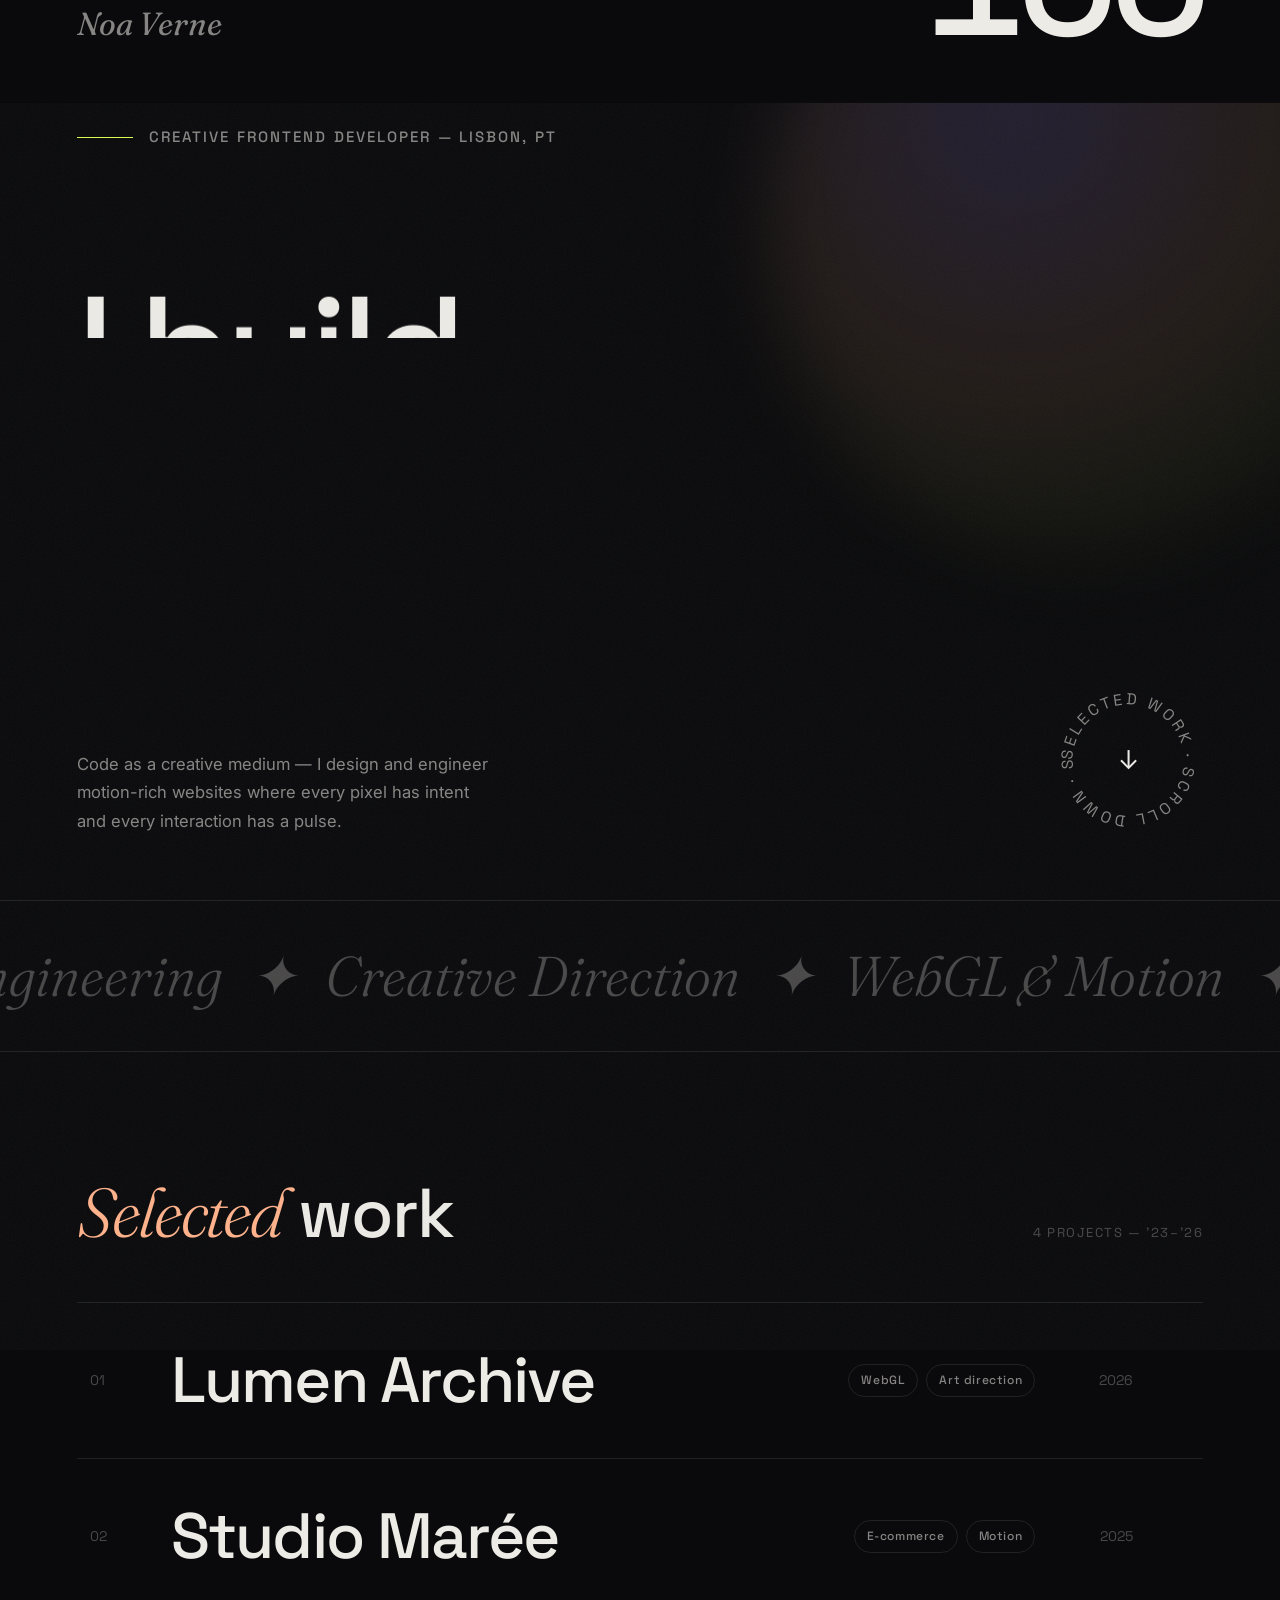
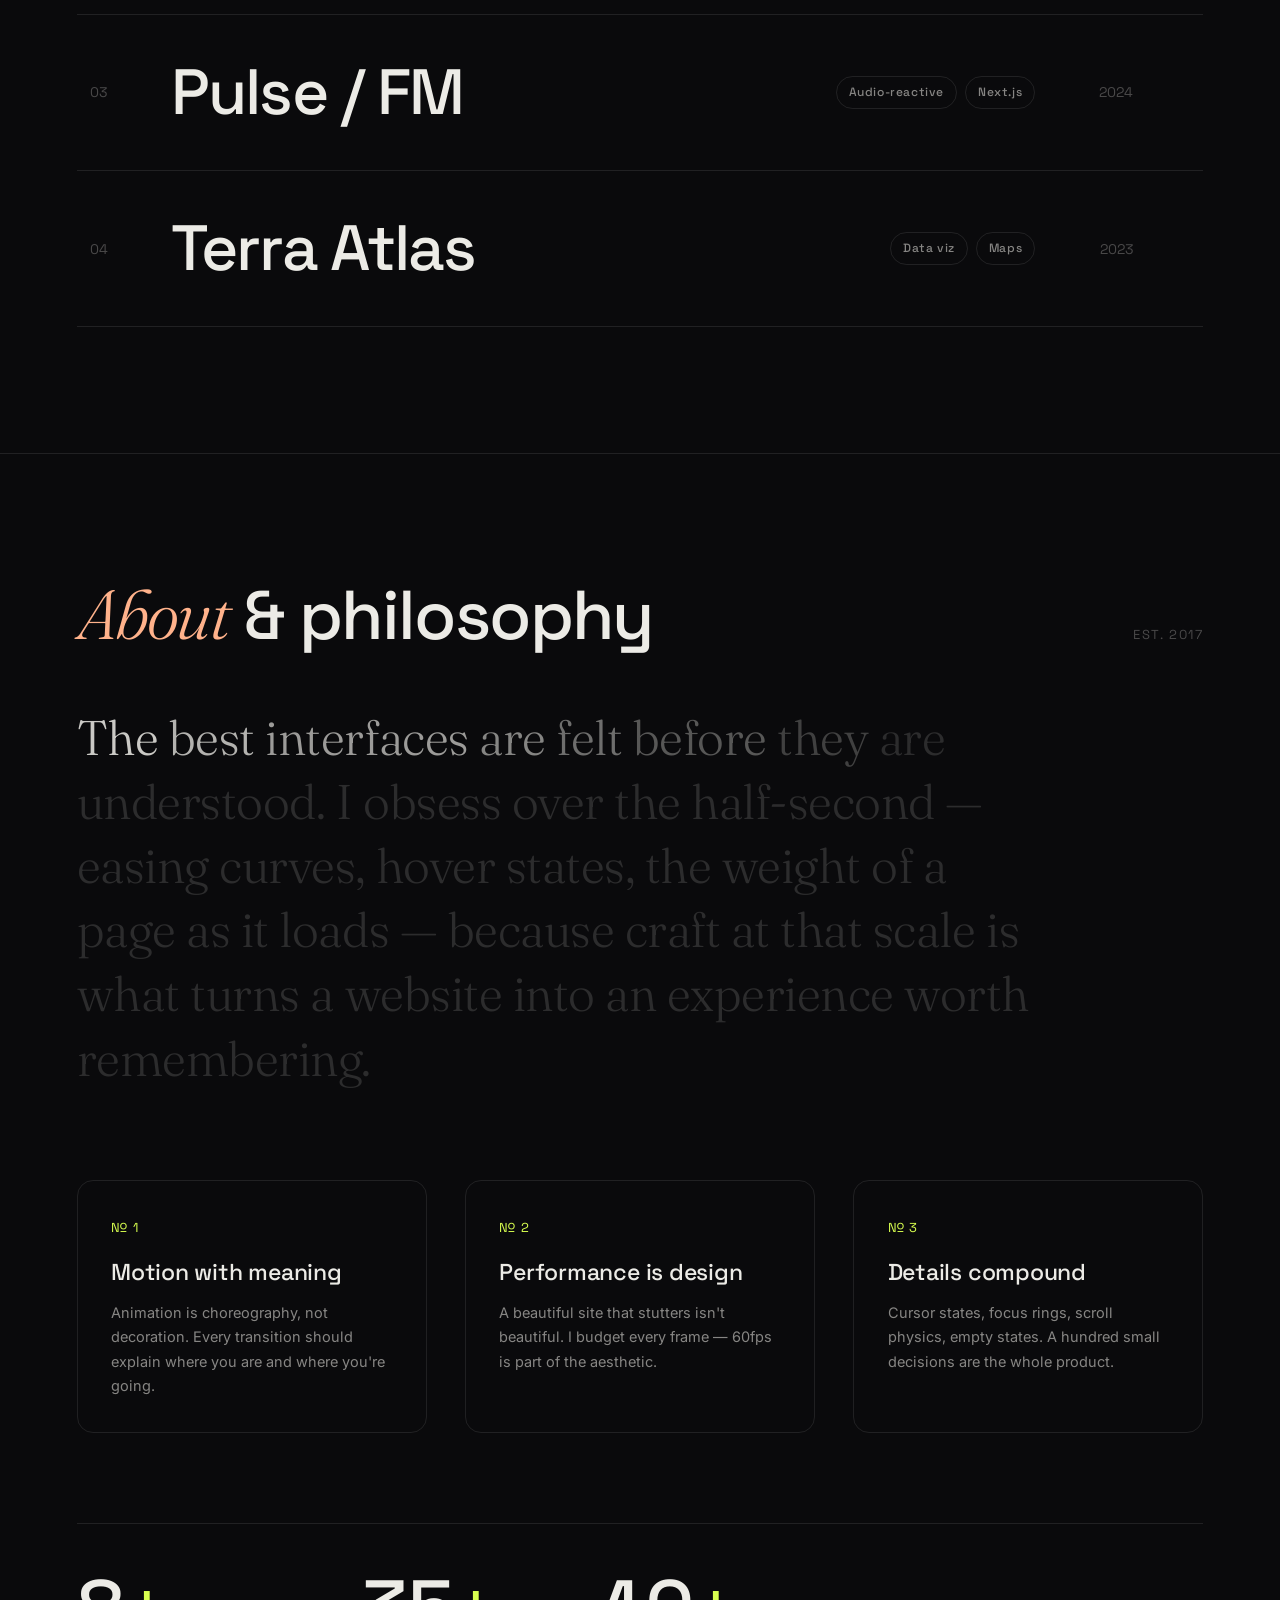
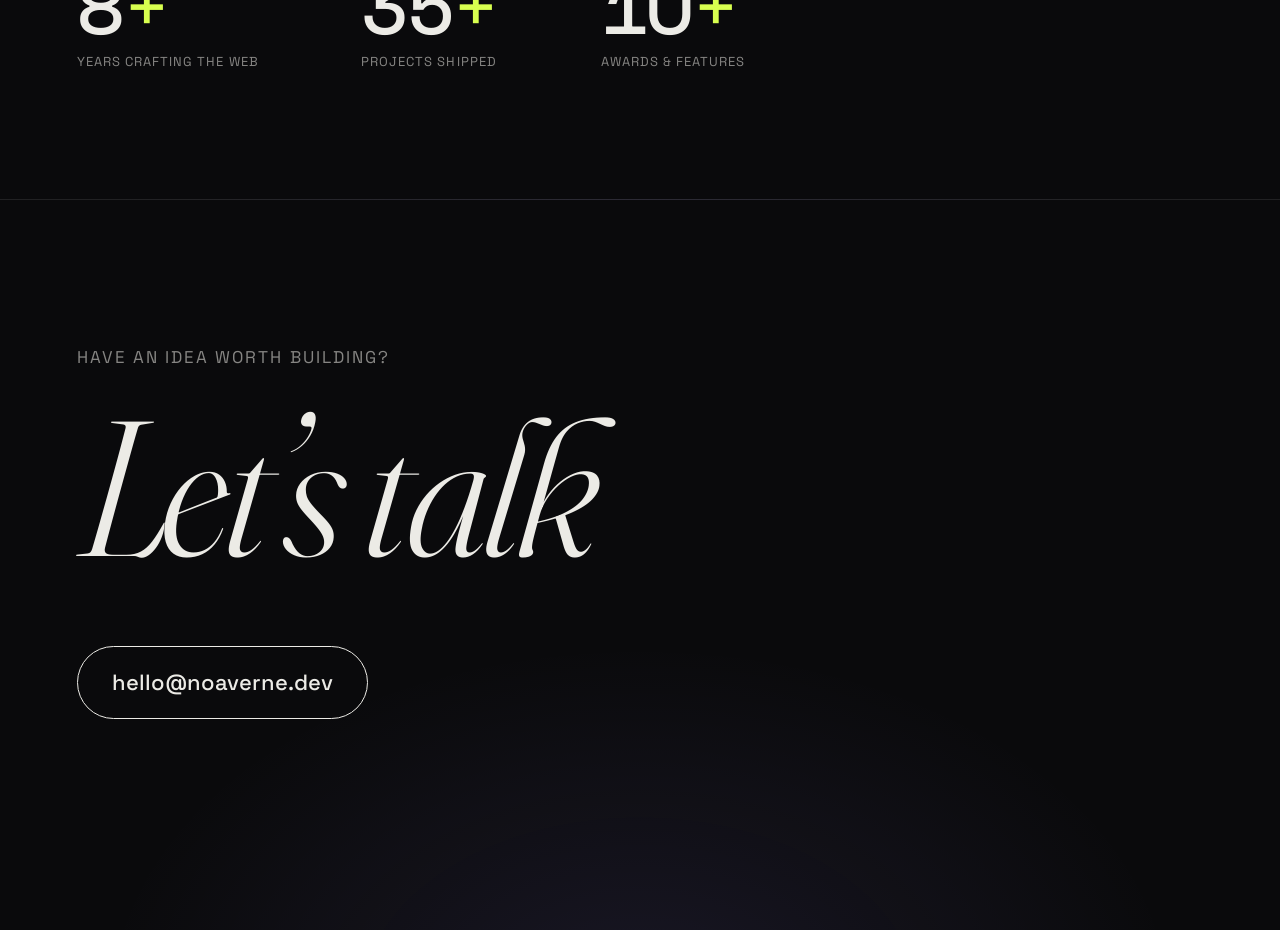
<file: index.html>
<!DOCTYPE html>
<html lang="en">
<head>
  <meta charset="UTF-8">
  <meta name="viewport" content="width=device-width, initial-scale=1.0">
  <title>Noa Verne — Creative Frontend Developer</title>
  <meta name="description" content="Noa Verne is a creative frontend developer crafting expressive, motion-rich interfaces for the web.">
  <meta name="theme-color" content="#0a0a0c">
  <link rel="preconnect" href="https://fonts.googleapis.com">
  <link rel="preconnect" href="https://fonts.gstatic.com" crossorigin>
  <link href="https://fonts.googleapis.com/css2?family=Fraunces:ital,opsz,wght@0,9..144,300;0,9..144,400;0,9..144,500;1,9..144,300;1,9..144,400&family=Inter:wght@400;500;600&family=Space+Grotesk:wght@400;500;600&display=swap" rel="stylesheet">
  <link rel="stylesheet" href="style.css">
</head>
<body>

<!-- ─── Preloader ─────────────────────────────────────────── -->
<div class="preloader" id="preloader" aria-hidden="true">
  <div class="preloader-inner">
    <span class="preloader-name">Noa&nbsp;Verne</span>
    <span class="preloader-count" id="preloaderCount">00</span>
  </div>
</div>

<!-- ─── Custom cursor ─────────────────────────────────────── -->
<div class="cursor" id="cursor" aria-hidden="true">
  <div class="cursor-dot" id="cursorDot"></div>
  <div class="cursor-ring" id="cursorRing"><span class="cursor-label" id="cursorLabel"></span></div>
</div>

<!-- ─── Grain overlay ─────────────────────────────────────── -->
<div class="grain" aria-hidden="true"></div>

<!-- ─── Nav ───────────────────────────────────────────────── -->
<header class="nav" id="nav">
  <a href="#top" class="nav-logo" data-magnetic>
    <span class="nav-logo-mark">✦</span> noa verne
  </a>
  <nav class="nav-links" aria-label="Primary">
    <a href="#work" class="nav-link"><span data-text="Work">Work</span></a>
    <a href="#about" class="nav-link"><span data-text="About">About</span></a>
    <a href="#contact" class="nav-link"><span data-text="Contact">Contact</span></a>
  </nav>
  <a href="#contact" class="nav-status" data-magnetic>
    <span class="status-dot"></span>
    <span class="status-text">Open for projects</span>
  </a>
</header>

<main id="top">

  <!-- ─── Hero ────────────────────────────────────────────── -->
  <section class="hero" id="hero">
    <div class="hero-orb" id="heroOrb" aria-hidden="true"></div>

    <p class="hero-kicker reveal-line">
      <span class="hero-kicker-rule"></span>
      Creative frontend developer — Lisbon, PT
    </p>

    <h1 class="hero-title" aria-label="I build interfaces that feel alive">
      <span class="hero-line"><span class="hero-line-inner">I build</span></span>
      <span class="hero-line"><span class="hero-line-inner"><em>interfaces</em> that</span></span>
      <span class="hero-line"><span class="hero-line-inner">feel <em class="hero-alive">alive</em><span class="hero-dot">.</span></span></span>
    </h1>

    <div class="hero-foot">
      <p class="hero-blurb reveal-line">
        Code as a creative medium — I design and engineer
        motion-rich websites where every pixel has intent
        and every interaction has a pulse.
      </p>
      <a href="#work" class="hero-cta" data-magnetic data-cursor="Scroll">
        <span class="hero-cta-disc" aria-hidden="true">
          <svg class="hero-cta-ring" viewBox="0 0 100 100">
            <defs><path id="circlePath" d="M50,50 m-37,0 a37,37 0 1,1 74,0 a37,37 0 1,1 -74,0"/></defs>
            <text><textPath href="#circlePath">selected work · scroll down · selected work ·&#160;</textPath></text>
          </svg>
          <span class="hero-cta-arrow">↓</span>
        </span>
      </a>
    </div>
  </section>

  <!-- ─── Marquee ─────────────────────────────────────────── -->
  <div class="marquee" aria-hidden="true">
    <div class="marquee-track" id="marqueeA">
      <span>Design Engineering&ensp;✦&ensp;Creative Direction&ensp;✦&ensp;WebGL &amp; Motion&ensp;✦&ensp;Interaction Design&ensp;✦&ensp;</span>
      <span>Design Engineering&ensp;✦&ensp;Creative Direction&ensp;✦&ensp;WebGL &amp; Motion&ensp;✦&ensp;Interaction Design&ensp;✦&ensp;</span>
    </div>
  </div>

  <!-- ─── Work ────────────────────────────────────────────── -->
  <section class="work" id="work">
    <div class="section-head">
      <h2 class="section-title"><em>Selected</em> work</h2>
      <span class="section-index">4 projects — ’23–’26</span>
    </div>

    <ul class="work-list" id="workList">
      <li class="work-row" data-preview="p1">
        <a href="#contact" class="work-row-link" data-cursor="View">
          <span class="work-num">01</span>
          <span class="work-name">Lumen Archive</span>
          <span class="work-meta">
            <span class="work-tag">WebGL</span>
            <span class="work-tag">Art direction</span>
          </span>
          <span class="work-year">2026</span>
          <span class="work-arrow" aria-hidden="true">→</span>
        </a>
      </li>
      <li class="work-row" data-preview="p2">
        <a href="#contact" class="work-row-link" data-cursor="View">
          <span class="work-num">02</span>
          <span class="work-name">Studio Marée</span>
          <span class="work-meta">
            <span class="work-tag">E-commerce</span>
            <span class="work-tag">Motion</span>
          </span>
          <span class="work-year">2025</span>
          <span class="work-arrow" aria-hidden="true">→</span>
        </a>
      </li>
      <li class="work-row" data-preview="p3">
        <a href="#contact" class="work-row-link" data-cursor="View">
          <span class="work-num">03</span>
          <span class="work-name">Pulse / FM</span>
          <span class="work-meta">
            <span class="work-tag">Audio-reactive</span>
            <span class="work-tag">Next.js</span>
          </span>
          <span class="work-year">2024</span>
          <span class="work-arrow" aria-hidden="true">→</span>
        </a>
      </li>
      <li class="work-row" data-preview="p4">
        <a href="#contact" class="work-row-link" data-cursor="View">
          <span class="work-num">04</span>
          <span class="work-name">Terra Atlas</span>
          <span class="work-meta">
            <span class="work-tag">Data viz</span>
            <span class="work-tag">Maps</span>
          </span>
          <span class="work-year">2023</span>
          <span class="work-arrow" aria-hidden="true">→</span>
        </a>
      </li>
    </ul>

    <!-- Floating hover previews (pure-CSS art, follow the cursor) -->
    <div class="work-preview" id="workPreview" aria-hidden="true">
      <div class="preview-card preview-p1"><span class="preview-glyph">◐</span></div>
      <div class="preview-card preview-p2"><span class="preview-glyph">≋</span></div>
      <div class="preview-card preview-p3"><span class="preview-glyph">♪</span></div>
      <div class="preview-card preview-p4"><span class="preview-glyph">◬</span></div>
    </div>
  </section>

  <!-- ─── About / Philosophy ──────────────────────────────── -->
  <section class="about" id="about">
    <div class="section-head">
      <h2 class="section-title"><em>About</em> &amp; philosophy</h2>
      <span class="section-index">est. 2017</span>
    </div>

    <p class="about-manifesto" id="manifesto">
      The best interfaces are felt before they are understood.
      I obsess over the half-second — easing curves, hover states,
      the weight of a page as it loads — because craft at that scale
      is what turns a website into an experience worth remembering.
    </p>

    <div class="principles">
      <article class="principle">
        <span class="principle-num">№ 1</span>
        <h3 class="principle-title">Motion with meaning</h3>
        <p class="principle-body">Animation is choreography, not decoration. Every transition should explain where you are and where you're going.</p>
      </article>
      <article class="principle">
        <span class="principle-num">№ 2</span>
        <h3 class="principle-title">Performance is design</h3>
        <p class="principle-body">A beautiful site that stutters isn't beautiful. I budget every frame — 60fps is part of the aesthetic.</p>
      </article>
      <article class="principle">
        <span class="principle-num">№ 3</span>
        <h3 class="principle-title">Details compound</h3>
        <p class="principle-body">Cursor states, focus rings, scroll physics, empty states. A hundred small decisions are the whole product.</p>
      </article>
    </div>

    <div class="about-stats">
      <div class="stat"><span class="stat-value" data-count="9">0</span><span class="stat-label">years crafting the web</span></div>
      <div class="stat"><span class="stat-value" data-count="42">0</span><span class="stat-label">projects shipped</span></div>
      <div class="stat"><span class="stat-value" data-count="12">0</span><span class="stat-label">awards &amp; features</span></div>
    </div>
  </section>

  <!-- ─── Footer / Contact ────────────────────────────────── -->
  <footer class="footer" id="contact">
    <p class="footer-kicker reveal-line">Have an idea worth building?</p>

    <a href="mailto:hello@noaverne.dev" class="footer-title-link" data-cursor="Say hi">
      <h2 class="footer-title" id="footerTitle" aria-label="Let's talk">Let’s&nbsp;talk</h2>
    </a>

    <div class="footer-actions">
      <a href="mailto:hello@noaverne.dev" class="footer-mail" data-magnetic>
        <span class="footer-mail-fill" aria-hidden="true"></span>
        <span class="footer-mail-text">hello@noaverne.dev</span>
      </a>
    </div>

    <div class="footer-bottom">
      <nav class="footer-socials" aria-label="Social links">
        <a href="#" class="footer-social" data-magnetic><span data-text="GitHub">GitHub</span></a>
        <a href="#" class="footer-social" data-magnetic><span data-text="Dribbble">Dribbble</span></a>
        <a href="#" class="footer-social" data-magnetic><span data-text="Twitter">Twitter</span></a>
        <a href="#" class="footer-social" data-magnetic><span data-text="LinkedIn">LinkedIn</span></a>
      </nav>
      <div class="footer-meta">
        <span class="footer-time">Lisbon&ensp;·&ensp;<span id="clock">00:00</span></span>
        <span class="footer-copy">© 2026 Noa Verne</span>
        <button class="footer-top" id="backTop" data-magnetic data-cursor="Top">↑&ensp;Back to top</button>
      </div>
    </div>
  </footer>

</main>

<script src="gsap.min.js"></script>
<script src="ScrollTrigger.min.js"></script>
<script src="main.js"></script>
</body>
</html>
</file>
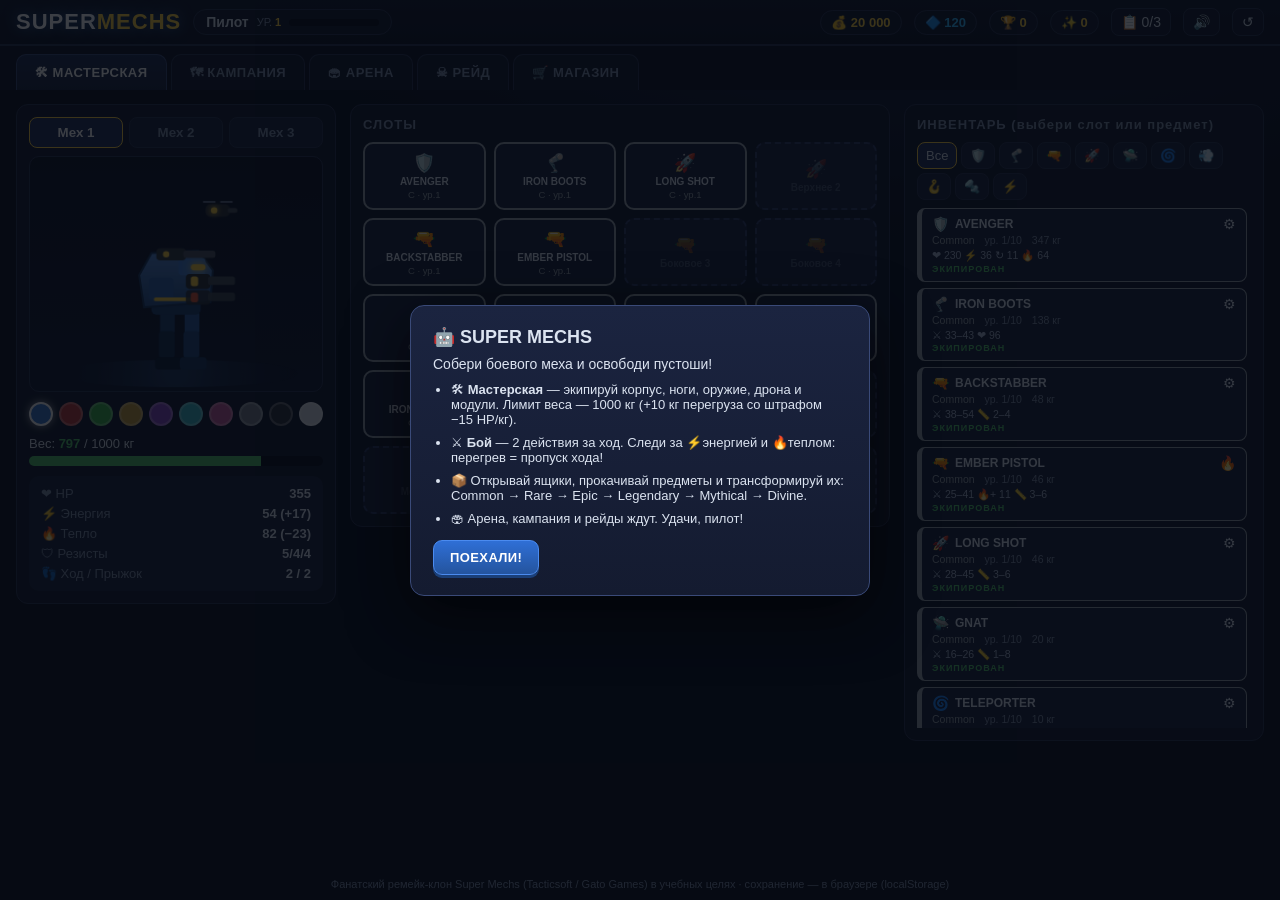
<file: super-mechs/index.html>
<!DOCTYPE html>
<html lang="ru">
<head>
  <meta charset="UTF-8">
  <meta name="viewport" content="width=device-width, initial-scale=1.0">
  <title>SUPER MECHS — сборка и битвы боевых роботов</title>
  <link rel="stylesheet" href="css/style.css">
  <link rel="icon" href="data:image/svg+xml,<svg xmlns='http://www.w3.org/2000/svg' viewBox='0 0 100 100'><text y='.9em' font-size='90'>🤖</text></svg>">
</head>
<body>
  <!-- ======== ШАПКА ======== -->
  <header id="topbar">
    <div class="tb-left">
      <div id="logo">SUPER<span>MECHS</span></div>
      <div class="player-chip">
        <span id="hdr-name" title="Кликни, чтобы сменить имя">Пилот</span>
        <span class="lvl-badge">УР. <b id="hdr-level">1</b></span>
        <div id="hdr-xpbar"><div id="hdr-xpbar-fill"></div></div>
      </div>
    </div>
    <div class="tb-right">
      <span class="currency" title="Золото">💰 <b id="hdr-gold">0</b></span>
      <span class="currency tok" title="Токены">🔷 <b id="hdr-tokens">0</b></span>
      <span class="currency" title="Arena Coins">🏆 <b id="hdr-coins">0</b></span>
      <span class="currency" title="Ascension Relics">✨ <b id="hdr-relics">0</b></span>
      <button id="btn-dailies" class="hdr-btn" title="Ежедневные задания">📋</button>
      <button id="btn-sound" class="hdr-btn" title="Звук">🔊</button>
      <button id="btn-reset" class="hdr-btn" title="Сбросить прогресс">↺</button>
    </div>
  </header>

  <!-- ======== НАВИГАЦИЯ ======== -->
  <nav id="nav">
    <button class="nav-btn active" data-screen="workshop">🛠 МАСТЕРСКАЯ</button>
    <button class="nav-btn" data-screen="campaign">🗺 КАМПАНИЯ</button>
    <button class="nav-btn" data-screen="arena">🏟 АРЕНА</button>
    <button class="nav-btn" data-screen="raid">☠ РЕЙД</button>
    <button class="nav-btn" data-screen="shop">🛒 МАГАЗИН</button>
  </nav>

  <!-- ======== ЭКРАНЫ ======== -->
  <main>
    <section id="screen-workshop" class="screen active"></section>
    <section id="screen-campaign" class="screen"></section>
    <section id="screen-arena" class="screen"></section>
    <section id="screen-raid" class="screen"></section>
    <section id="screen-shop" class="screen"></section>
  </main>

  <!-- ======== БОЙ (оверлей) ======== -->
  <div id="battle-overlay">
    <div id="battle-title">БОЙ</div>
    <canvas id="battle-canvas" width="1000" height="420"></canvas>
    <div id="battle-controls"></div>
    <div id="battle-log"></div>
  </div>

  <footer>
    Фанатский ремейк-клон Super Mechs (Tacticsoft / Gato Games) в учебных целях ·
    сохранение — в браузере (localStorage)
  </footer>

  <script src="js/data.js"></script>
  <script src="js/core.js"></script>
  <script src="js/battle.js"></script>
  <script src="js/render.js"></script>
  <script src="js/ui.js"></script>
  <script src="js/main.js"></script>
</body>
</html>
</file>
<file: style.css>
/* ════════════════════════════════════════════════
   TOKENS
════════════════════════════════════════════════ */
:root {
  --bg:        #0a0a0c;
  --bg-soft:   #101014;
  --ink:       #ecebe6;
  --ink-dim:   rgba(236, 235, 230, 0.55);
  --ink-faint: rgba(236, 235, 230, 0.28);
  --line:      rgba(236, 235, 230, 0.10);
  --accent:    #d8ff4f;
  --accent-dim: rgba(216, 255, 79, 0.14);
  --peach:     #ffb28b;
  --violet:    #9d8bff;

  --serif: 'Fraunces', Georgia, serif;
  --sans:  'Inter', system-ui, sans-serif;
  --grot:  'Space Grotesk', 'Inter', sans-serif;

  --px: clamp(20px, 6vw, 96px);
  --ease-out:  cubic-bezier(0.16, 1, 0.3, 1);
  --ease-soft: cubic-bezier(0.65, 0, 0.35, 1);
}

/* ════════════════════════════════════════════════
   RESET / BASE
════════════════════════════════════════════════ */
*, *::before, *::after { box-sizing: border-box; margin: 0; padding: 0; }

html { scroll-behavior: smooth; }

body {
  background: var(--bg);
  color: var(--ink);
  font-family: var(--sans);
  font-size: 16px;
  line-height: 1.6;
  -webkit-font-smoothing: antialiased;
  overflow-x: hidden;
}

::selection { background: var(--accent); color: #0a0a0c; }

a { color: inherit; text-decoration: none; }
ul { list-style: none; }
button { font: inherit; color: inherit; background: none; border: 0; cursor: pointer; }

:focus-visible { outline: 2px solid var(--accent); outline-offset: 4px; border-radius: 2px; }

/* Hide the native cursor only when the custom one is active */
body.has-cursor, body.has-cursor a, body.has-cursor button { cursor: none; }

em { font-family: var(--serif); font-style: italic; font-weight: 400; }

/* ════════════════════════════════════════════════
   PRELOADER
════════════════════════════════════════════════ */
.preloader {
  position: fixed; inset: 0; z-index: 200;
  background: var(--bg);
  display: flex; align-items: flex-end;
}
.preloader-inner {
  width: 100%;
  display: flex; justify-content: space-between; align-items: baseline;
  padding: 0 var(--px) 6vh;
}
.preloader-name {
  font-family: var(--serif);
  font-style: italic;
  font-size: clamp(20px, 3vw, 32px);
  color: var(--ink-dim);
}
.preloader-count {
  font-family: var(--grot);
  font-size: clamp(64px, 14vw, 160px);
  font-weight: 500;
  line-height: 0.85;
  letter-spacing: -0.04em;
  color: var(--ink);
  font-variant-numeric: tabular-nums;
}

/* ════════════════════════════════════════════════
   CUSTOM CURSOR
════════════════════════════════════════════════ */
.cursor { display: none; }
body.has-cursor .cursor { display: block; }

.cursor-dot,
.cursor-ring {
  position: fixed; top: 0; left: 0; z-index: 150;
  pointer-events: none;
  border-radius: 50%;
  will-change: transform;
}
.cursor-dot {
  width: 6px; height: 6px;
  margin: -3px 0 0 -3px;
  background: var(--accent);
}
.cursor-ring {
  width: 36px; height: 36px;
  margin: -18px 0 0 -18px;
  border: 1px solid rgba(236, 235, 230, 0.35);
  display: flex; align-items: center; justify-content: center;
  transition: width 0.35s var(--ease-out), height 0.35s var(--ease-out),
              margin 0.35s var(--ease-out), background-color 0.35s var(--ease-out),
              border-color 0.35s var(--ease-out);
}
.cursor-label {
  font-family: var(--grot);
  font-size: 12px; font-weight: 500;
  letter-spacing: 0.06em;
  color: #0a0a0c;
  opacity: 0;
  transition: opacity 0.25s var(--ease-out);
}
.cursor-ring.is-active {
  width: 88px; height: 88px;
  margin: -44px 0 0 -44px;
  background: var(--accent);
  border-color: var(--accent);
  mix-blend-mode: normal;
}
.cursor-ring.is-active .cursor-label { opacity: 1; }
.cursor-ring.is-hover:not(.is-active) {
  width: 56px; height: 56px;
  margin: -28px 0 0 -28px;
  border-color: var(--accent);
}

/* ════════════════════════════════════════════════
   GRAIN
════════════════════════════════════════════════ */
.grain {
  position: fixed; inset: -50%; z-index: 120;
  pointer-events: none;
  opacity: 0.05;
  background-image: url("data:image/svg+xml,%3Csvg xmlns='http://www.w3.org/2000/svg' width='240' height='240'%3E%3Cfilter id='n'%3E%3CfeTurbulence type='fractalNoise' baseFrequency='0.9' numOctaves='2'/%3E%3C/filter%3E%3Crect width='240' height='240' filter='url(%23n)'/%3E%3C/svg%3E");
  animation: grain-shift 0.9s steps(4) infinite;
}
@keyframes grain-shift {
  0%   { transform: translate(0, 0); }
  25%  { transform: translate(-2%, 3%); }
  50%  { transform: translate(3%, -2%); }
  75%  { transform: translate(-3%, -3%); }
  100% { transform: translate(2%, 2%); }
}

/* ════════════════════════════════════════════════
   NAV
════════════════════════════════════════════════ */
.nav {
  position: fixed; top: 0; left: 0; right: 0; z-index: 100;
  display: flex; align-items: center; justify-content: space-between;
  padding: 22px var(--px);
  transition: transform 0.5s var(--ease-out), background-color 0.5s;
}
.nav.is-hidden { transform: translateY(-110%); }
.nav.is-scrolled {
  background: linear-gradient(to bottom, rgba(10, 10, 12, 0.85), rgba(10, 10, 12, 0));
  backdrop-filter: blur(2px);
}

.nav-logo {
  font-family: var(--grot);
  font-weight: 600;
  font-size: 17px;
  letter-spacing: -0.01em;
  display: inline-flex; align-items: center; gap: 8px;
}
.nav-logo-mark {
  color: var(--accent);
  display: inline-block;
  transition: transform 0.6s var(--ease-out);
}
.nav-logo:hover .nav-logo-mark { transform: rotate(180deg) scale(1.2); }

.nav-links { display: flex; gap: clamp(18px, 3vw, 40px); }

/* Roll-over link: text slides up, duplicate slides in from below */
.nav-link span,
.footer-social span {
  position: relative;
  display: inline-block;
  overflow: hidden;
  vertical-align: top;
}
.nav-link span::after,
.footer-social span::after {
  content: attr(data-text);
  position: absolute; left: 0; top: 100%;
  color: var(--accent);
}
.nav-link span, .nav-link span::after,
.footer-social span, .footer-social span::after {
  transition: transform 0.45s var(--ease-out);
}
.nav-link:hover span, .nav-link:hover span::after,
.footer-social:hover span, .footer-social:hover span::after {
  transform: translateY(-100%);
}
.nav-link {
  font-family: var(--grot);
  font-size: 14px; font-weight: 500;
  letter-spacing: 0.02em;
  color: var(--ink-dim);
}
.nav-link:hover { color: var(--ink); }

.nav-status {
  display: inline-flex; align-items: center; gap: 9px;
  font-family: var(--grot);
  font-size: 13px; font-weight: 500;
  padding: 9px 16px;
  border: 1px solid var(--line);
  border-radius: 100px;
  transition: border-color 0.4s var(--ease-out), background-color 0.4s var(--ease-out);
}
.nav-status:hover { border-color: var(--accent); background: var(--accent-dim); }
.status-dot {
  width: 7px; height: 7px; border-radius: 50%;
  background: var(--accent);
  animation: pulse 2.2s var(--ease-soft) infinite;
}
@keyframes pulse {
  0%, 100% { box-shadow: 0 0 0 0 rgba(216, 255, 79, 0.5); }
  55%      { box-shadow: 0 0 0 7px rgba(216, 255, 79, 0); }
}

/* ════════════════════════════════════════════════
   HERO
════════════════════════════════════════════════ */
.hero {
  position: relative;
  min-height: 100svh;
  display: flex; flex-direction: column; justify-content: center;
  padding: 120px var(--px) 60px;
  overflow: hidden;
}

.hero-orb {
  position: absolute;
  width: 55vmax; height: 55vmax;
  top: -10vmax; right: -15vmax;
  border-radius: 50%;
  background:
    radial-gradient(circle at 35% 35%,
      rgba(157, 139, 255, 0.16) 0%,
      rgba(255, 178, 139, 0.10) 38%,
      rgba(216, 255, 79, 0.05) 62%,
      transparent 75%);
  filter: blur(40px);
  pointer-events: none;
  will-change: transform;
}

.hero-kicker {
  display: flex; align-items: center; gap: 16px;
  font-family: var(--grot);
  font-size: clamp(13px, 1.2vw, 15px);
  font-weight: 500;
  letter-spacing: 0.14em;
  text-transform: uppercase;
  color: var(--ink-dim);
  margin-bottom: clamp(24px, 4vh, 48px);
}
.hero-kicker-rule {
  width: 56px; height: 1px;
  background: var(--accent);
  transform-origin: left;
}

.hero-title {
  font-family: var(--grot);
  font-weight: 500;
  font-size: clamp(52px, 11.5vw, 176px);
  line-height: 0.98;
  letter-spacing: -0.045em;
  text-transform: none;
}
.hero-title em {
  font-weight: 300;
  letter-spacing: -0.02em;
  color: var(--peach);
}
.hero-alive {
  color: var(--accent);
  position: relative;
}
.hero-dot { color: var(--accent); }

/* Split-line mask for the intro reveal */
.hero-line { display: block; overflow: hidden; padding-bottom: 0.06em; margin-bottom: -0.06em; }
.hero-line-inner { display: inline-block; will-change: transform; }

.hero-foot {
  display: flex; align-items: flex-end; justify-content: space-between;
  gap: 40px;
  margin-top: clamp(40px, 7vh, 80px);
}
.hero-blurb {
  max-width: 420px;
  font-size: clamp(15px, 1.3vw, 18px);
  line-height: 1.7;
  color: var(--ink-dim);
}

.hero-cta { flex-shrink: 0; }
.hero-cta-disc {
  position: relative;
  width: clamp(110px, 12vw, 150px);
  height: clamp(110px, 12vw, 150px);
  display: flex; align-items: center; justify-content: center;
  border-radius: 50%;
}
.hero-cta-ring {
  position: absolute; inset: 0;
  animation: spin 14s linear infinite;
  fill: var(--ink-dim);
}
.hero-cta:hover .hero-cta-ring { animation-duration: 5s; fill: var(--accent); }
.hero-cta-ring text {
  font-family: var(--grot);
  font-size: 10.5px;
  letter-spacing: 0.18em;
  text-transform: uppercase;
  fill: inherit;
}
@keyframes spin { to { transform: rotate(360deg); } }
.hero-cta-arrow {
  font-size: 26px;
  transition: transform 0.45s var(--ease-out), color 0.45s;
}
.hero-cta:hover .hero-cta-arrow { transform: translateY(6px); color: var(--accent); }

/* ════════════════════════════════════════════════
   MARQUEE
════════════════════════════════════════════════ */
.marquee {
  overflow: hidden;
  border-top: 1px solid var(--line);
  border-bottom: 1px solid var(--line);
  padding: clamp(18px, 2.6vw, 30px) 0;
}
.marquee-track {
  display: flex;
  width: max-content;
  white-space: nowrap;
  will-change: transform;
}
.marquee-track span {
  font-family: var(--serif);
  font-style: italic;
  font-weight: 300;
  font-size: clamp(26px, 4.4vw, 56px);
  color: var(--ink-faint);
  padding-right: 0.4em;
}

/* ════════════════════════════════════════════════
   SECTIONS — shared
════════════════════════════════════════════════ */
.section-head {
  display: flex; align-items: baseline; justify-content: space-between;
  gap: 24px;
  margin-bottom: clamp(36px, 6vh, 72px);
}
.section-title {
  font-family: var(--grot);
  font-weight: 500;
  font-size: clamp(34px, 5.4vw, 72px);
  letter-spacing: -0.03em;
  line-height: 1;
}
.section-title em { color: var(--peach); font-weight: 300; }
.section-index {
  font-family: var(--grot);
  font-size: 13px;
  letter-spacing: 0.12em;
  text-transform: uppercase;
  color: var(--ink-faint);
  white-space: nowrap;
}

/* ════════════════════════════════════════════════
   WORK
════════════════════════════════════════════════ */
.work {
  position: relative;
  padding: clamp(90px, 14vh, 170px) var(--px);
}

.work-list { border-top: 1px solid var(--line); }

.work-row { border-bottom: 1px solid var(--line); }

.work-row-link {
  position: relative;
  display: grid;
  grid-template-columns: 3.5em 1fr auto 4.5em 2em;
  align-items: center;
  gap: clamp(12px, 2vw, 32px);
  padding: clamp(24px, 4vw, 44px) clamp(4px, 1vw, 16px);
  transition: padding 0.5s var(--ease-out);
  isolation: isolate;
}
/* Sliding highlight behind the row */
.work-row-link::before {
  content: "";
  position: absolute; inset: 0; z-index: -1;
  background: var(--bg-soft);
  transform: scaleY(0);
  transform-origin: bottom;
  transition: transform 0.5s var(--ease-out);
}
.work-row-link:hover::before { transform: scaleY(1); transform-origin: top; }
.work-row-link:hover { padding-left: clamp(14px, 2vw, 32px); }

.work-num {
  font-family: var(--grot);
  font-size: 14px;
  color: var(--ink-faint);
  transition: color 0.4s;
}
.work-row-link:hover .work-num { color: var(--accent); }

.work-name {
  font-family: var(--grot);
  font-weight: 500;
  font-size: clamp(28px, 5vw, 64px);
  letter-spacing: -0.03em;
  line-height: 1.05;
  transition: transform 0.5s var(--ease-out), color 0.4s;
}
.work-row-link:hover .work-name {
  transform: translateX(10px) skewX(-4deg);
  color: var(--ink);
}

.work-meta { display: flex; gap: 8px; flex-wrap: wrap; justify-content: flex-end; }
.work-tag {
  font-family: var(--grot);
  font-size: 12px; font-weight: 500;
  letter-spacing: 0.05em;
  padding: 6px 12px;
  border: 1px solid var(--line);
  border-radius: 100px;
  color: var(--ink-dim);
  transition: border-color 0.4s, color 0.4s, background-color 0.4s;
}
.work-row-link:hover .work-tag {
  border-color: rgba(216, 255, 79, 0.35);
  color: var(--ink);
}

.work-year {
  font-family: var(--grot);
  font-size: 14px;
  color: var(--ink-faint);
  text-align: right;
}

.work-arrow {
  font-size: 22px;
  color: var(--ink-faint);
  transform: translateX(-8px) rotate(45deg);
  opacity: 0;
  transition: transform 0.45s var(--ease-out), opacity 0.45s, color 0.45s;
}
.work-row-link:hover .work-arrow {
  transform: translateX(0) rotate(0deg);
  opacity: 1;
  color: var(--accent);
}

/* Floating preview card that trails the cursor */
.work-preview {
  position: fixed; top: 0; left: 0; z-index: 90;
  width: min(340px, 26vw);
  aspect-ratio: 4 / 3;
  pointer-events: none;
  opacity: 0;
  will-change: transform;
}
.preview-card {
  position: absolute; inset: 0;
  border-radius: 14px;
  display: flex; align-items: center; justify-content: center;
  opacity: 0;
  transform: scale(0.92) rotate(2deg);
  transition: opacity 0.35s var(--ease-out), transform 0.45s var(--ease-out);
  box-shadow: 0 30px 80px rgba(0, 0, 0, 0.55);
  overflow: hidden;
}
.preview-card.is-on { opacity: 1; transform: scale(1) rotate(0deg); }
.preview-card::after {
  content: "";
  position: absolute; inset: 0;
  background: linear-gradient(120deg, transparent 30%, rgba(255, 255, 255, 0.14) 48%, transparent 62%);
  transform: translateX(-100%);
}
.preview-card.is-on::after { animation: sheen 1.4s var(--ease-out) 0.15s; }
@keyframes sheen { to { transform: translateX(100%); } }

.preview-glyph {
  font-size: 72px;
  color: rgba(10, 10, 12, 0.75);
  animation: floaty 3.5s ease-in-out infinite;
}
@keyframes floaty {
  0%, 100% { transform: translateY(-6px) rotate(-3deg); }
  50%      { transform: translateY(6px) rotate(3deg); }
}
.preview-p1 { background: linear-gradient(135deg, #9d8bff, #3c2f80); }
.preview-p2 { background: linear-gradient(135deg, #ffb28b, #99422a); }
.preview-p3 { background: linear-gradient(135deg, #d8ff4f, #4c6b12); }
.preview-p4 { background: linear-gradient(135deg, #7fd4c1, #1e5c50); }

/* ════════════════════════════════════════════════
   ABOUT
════════════════════════════════════════════════ */
.about {
  padding: clamp(90px, 14vh, 170px) var(--px);
  border-top: 1px solid var(--line);
}

.about-manifesto {
  font-family: var(--serif);
  font-weight: 300;
  font-size: clamp(26px, 3.8vw, 52px);
  line-height: 1.32;
  letter-spacing: -0.01em;
  max-width: 20em;
  margin-bottom: clamp(60px, 10vh, 120px);
}
.about-manifesto .w {
  display: inline-block;
  opacity: 0.15;
  will-change: opacity;
}

.principles {
  display: grid;
  grid-template-columns: repeat(3, 1fr);
  gap: clamp(24px, 3vw, 48px);
  margin-bottom: clamp(60px, 10vh, 120px);
}
.principle {
  padding: clamp(24px, 2.6vw, 36px);
  border: 1px solid var(--line);
  border-radius: 16px;
  transition: transform 0.5s var(--ease-out), border-color 0.5s, background-color 0.5s;
}
.principle:hover {
  transform: translateY(-8px);
  border-color: rgba(216, 255, 79, 0.3);
  background: var(--bg-soft);
}
.principle-num {
  font-family: var(--grot);
  font-size: 13px;
  letter-spacing: 0.1em;
  color: var(--accent);
}
.principle-title {
  font-family: var(--grot);
  font-weight: 500;
  font-size: clamp(19px, 1.8vw, 24px);
  letter-spacing: -0.01em;
  margin: 14px 0 10px;
}
.principle-body {
  font-size: 14.5px;
  line-height: 1.7;
  color: var(--ink-dim);
}

.about-stats {
  display: flex;
  gap: clamp(32px, 8vw, 120px);
  flex-wrap: wrap;
  border-top: 1px solid var(--line);
  padding-top: clamp(32px, 5vh, 56px);
}
.stat { display: flex; flex-direction: column; gap: 6px; }
.stat-value {
  font-family: var(--grot);
  font-weight: 500;
  font-size: clamp(44px, 6vw, 80px);
  line-height: 1;
  letter-spacing: -0.03em;
  font-variant-numeric: tabular-nums;
}
.stat-value::after { content: "+"; color: var(--accent); font-weight: 400; }
.stat-label {
  font-family: var(--grot);
  font-size: 13px;
  letter-spacing: 0.08em;
  text-transform: uppercase;
  color: var(--ink-dim);
}

/* ════════════════════════════════════════════════
   FOOTER
════════════════════════════════════════════════ */
.footer {
  position: relative;
  padding: clamp(100px, 16vh, 190px) var(--px) 44px;
  border-top: 1px solid var(--line);
  background:
    radial-gradient(60% 70% at 50% 110%, rgba(157, 139, 255, 0.10), transparent 70%),
    var(--bg);
  overflow: hidden;
}

.footer-kicker {
  font-family: var(--grot);
  font-size: clamp(14px, 1.4vw, 17px);
  letter-spacing: 0.12em;
  text-transform: uppercase;
  color: var(--ink-dim);
  margin-bottom: 20px;
}

.footer-title-link { display: inline-block; }
.footer-title {
  font-family: var(--serif);
  font-weight: 300;
  font-style: italic;
  font-size: clamp(64px, 15vw, 220px);
  line-height: 1;
  letter-spacing: -0.03em;
  margin-bottom: clamp(40px, 7vh, 72px);
}
/* JS splits the title into letters; each springs up on hover */
.footer-title .ltr {
  display: inline-block;
  transition: transform 0.5s var(--ease-out), color 0.5s;
  will-change: transform;
}
.footer-title .ltr:hover {
  transform: translateY(-0.12em) rotate(-4deg);
  color: var(--accent);
}

.footer-actions { margin-bottom: clamp(70px, 12vh, 130px); }
.footer-mail {
  position: relative;
  display: inline-block;
  overflow: hidden;
  font-family: var(--grot);
  font-weight: 500;
  font-size: clamp(16px, 1.8vw, 22px);
  padding: 18px 34px;
  border: 1px solid var(--ink);
  border-radius: 100px;
  isolation: isolate;
}
.footer-mail-fill {
  position: absolute; inset: -1px; z-index: -1;
  background: var(--accent);
  border-radius: inherit;
  transform: translateY(101%);
  transition: transform 0.5s var(--ease-out);
}
.footer-mail:hover .footer-mail-fill { transform: translateY(0); }
.footer-mail-text { transition: color 0.4s var(--ease-out); }
.footer-mail:hover .footer-mail-text { color: #0a0a0c; }

.footer-bottom {
  display: flex; align-items: center; justify-content: space-between;
  gap: 24px; flex-wrap: wrap;
  border-top: 1px solid var(--line);
  padding-top: 28px;
}
.footer-socials { display: flex; gap: clamp(16px, 2.5vw, 32px); }
.footer-social {
  font-family: var(--grot);
  font-size: 14px; font-weight: 500;
  color: var(--ink-dim);
}
.footer-social:hover { color: var(--ink); }

.footer-meta {
  display: flex; align-items: center; gap: clamp(16px, 3vw, 40px);
  font-family: var(--grot);
  font-size: 13px;
  color: var(--ink-faint);
}
.footer-time #clock { color: var(--ink-dim); font-variant-numeric: tabular-nums; }
.footer-top { letter-spacing: 0.04em; transition: color 0.35s; }
.footer-top:hover { color: var(--accent); }

/* ════════════════════════════════════════════════
   SCROLL-REVEAL PRIMITIVES (JS adds .is-in)
════════════════════════════════════════════════ */
.reveal-line,
.section-head,
.work-row,
.principle,
.about-stats,
.footer-actions,
.footer-bottom {
  opacity: 0;
  transform: translateY(36px);
  transition: opacity 0.9s var(--ease-out), transform 0.9s var(--ease-out);
}
.is-in { opacity: 1; transform: translateY(0); }

/* Stagger rows/cards inside their groups */
.work-row:nth-child(2)  { transition-delay: 0.06s; }
.work-row:nth-child(3)  { transition-delay: 0.12s; }
.work-row:nth-child(4)  { transition-delay: 0.18s; }
.principle:nth-child(2) { transition-delay: 0.08s; }
.principle:nth-child(3) { transition-delay: 0.16s; }

/* ════════════════════════════════════════════════
   RESPONSIVE
════════════════════════════════════════════════ */
@media (max-width: 900px) {
  .work-row-link { grid-template-columns: 2.5em 1fr 2em; }
  .work-meta, .work-year { display: none; }
  .principles { grid-template-columns: 1fr; }
  .hero-foot { flex-direction: column; align-items: flex-start; }
  .work-preview { display: none; }
}

@media (max-width: 640px) {
  .nav-links { display: none; }
  .footer-bottom { flex-direction: column; align-items: flex-start; }
}

/* Touch devices: native cursor, no floating previews */
@media (hover: none) {
  .work-preview { display: none; }
}

/* ════════════════════════════════════════════════
   REDUCED MOTION
════════════════════════════════════════════════ */
@media (prefers-reduced-motion: reduce) {
  *, *::before, *::after {
    animation-duration: 0.01ms !important;
    animation-iteration-count: 1 !important;
    transition-duration: 0.01ms !important;
  }
  html { scroll-behavior: auto; }
  .grain { display: none; }
  .reveal-line, .section-head, .work-row, .principle,
  .about-stats, .footer-actions, .footer-bottom {
    opacity: 1; transform: none;
  }
  .about-manifesto .w { opacity: 1; }
}
</file>
<file: super-mechs/css/style.css>
/* ============================================================
   SUPER MECHS — стили
   ============================================================ */
* { margin: 0; padding: 0; box-sizing: border-box; }

:root {
  --bg: #0d1220;
  --panel: #161d30;
  --panel2: #1d2640;
  --border: #2b3552;
  --text: #dbe3f0;
  --dim: #8291ab;
  --hl: #ffd23f;
  --blue: #33bbff;
  --green: #52c46a;
  --red: #ff5252;
  --gold: #ffcc33;
}

html, body { height: 100%; }
body {
  background: radial-gradient(1200px 600px at 70% -10%, #1c2b4d 0%, var(--bg) 55%);
  color: var(--text);
  font-family: 'Segoe UI', Roboto, Arial, sans-serif;
  font-size: 14px;
  min-height: 100vh;
  display: flex;
  flex-direction: column;
}

button { font-family: inherit; cursor: pointer; }
button:disabled { opacity: .45; cursor: not-allowed; }

/* ================= ШАПКА ================= */
#topbar {
  display: flex; align-items: center; justify-content: space-between;
  padding: 8px 16px; gap: 12px; flex-wrap: wrap;
  background: linear-gradient(180deg, #141b2e, #101627);
  border-bottom: 2px solid var(--border);
}
.tb-left, .tb-right { display: flex; align-items: center; gap: 12px; flex-wrap: wrap; }
#logo {
  font-size: 22px; font-weight: 900; letter-spacing: 1px; color: #fff;
  text-shadow: 0 0 14px rgba(80, 160, 255, .6);
}
#logo span { color: var(--hl); }
.player-chip {
  display: flex; align-items: center; gap: 8px;
  background: var(--panel); border: 1px solid var(--border);
  border-radius: 20px; padding: 4px 12px;
}
#hdr-name { cursor: pointer; font-weight: 600; }
#hdr-name:hover { color: var(--hl); }
.lvl-badge { font-size: 11px; color: var(--dim); }
.lvl-badge b { color: var(--hl); }
#hdr-xpbar { width: 90px; height: 7px; background: #0a0f1c; border-radius: 4px; overflow: hidden; }
#hdr-xpbar-fill { height: 100%; background: linear-gradient(90deg, #3b7bd4, #33bbff); width: 0; transition: width .4s; }
.currency {
  background: var(--panel); border: 1px solid var(--border);
  border-radius: 16px; padding: 4px 10px; font-size: 13px; white-space: nowrap;
}
.currency b { color: var(--hl); }
.currency.tok b { color: var(--blue); }
.hdr-btn {
  background: var(--panel); color: var(--text); border: 1px solid var(--border);
  border-radius: 8px; padding: 5px 9px; font-size: 14px;
}
.hdr-btn:hover { background: var(--panel2); }
.hdr-btn.glow { box-shadow: 0 0 10px var(--gold); border-color: var(--gold); }

/* ================= НАВИГАЦИЯ ================= */
#nav {
  display: flex; gap: 4px; padding: 8px 16px 0; flex-wrap: wrap;
  background: #101627;
}
.nav-btn {
  background: var(--panel); color: var(--dim); border: 1px solid var(--border);
  border-bottom: none; border-radius: 10px 10px 0 0;
  padding: 10px 18px; font-weight: 700; font-size: 13px; letter-spacing: .5px;
}
.nav-btn:hover { color: var(--text); }
.nav-btn.active {
  background: linear-gradient(180deg, #223056, var(--panel2));
  color: #fff; border-color: #3d4f7d;
}

main { flex: 1; padding: 14px 16px 30px; }
.screen { display: none; }
.screen.active { display: block; animation: fadeIn .25s; }
@keyframes fadeIn { from { opacity: 0; transform: translateY(6px); } to { opacity: 1; } }

footer { text-align: center; color: var(--dim); font-size: 11px; padding: 10px; }

/* ================= МАСТЕРСКАЯ ================= */
#screen-workshop.active { display: grid; grid-template-columns: 320px 1fr 360px; gap: 14px; align-items: start; }
@media (max-width: 1100px) { #screen-workshop.active { grid-template-columns: 1fr 1fr; } .ws-right { grid-column: 1 / -1; } }
@media (max-width: 700px) { #screen-workshop.active { grid-template-columns: 1fr; } }

.ws-left, .ws-slots, .ws-right {
  background: var(--panel); border: 1px solid var(--border); border-radius: 12px; padding: 12px;
}
.ws-title { font-weight: 800; letter-spacing: 1px; font-size: 13px; color: var(--dim); margin-bottom: 10px; }
.ws-title .hl { color: var(--hl); }

.mech-tabs { display: flex; gap: 6px; margin-bottom: 8px; }
.mech-tab {
  flex: 1; background: var(--panel2); color: var(--dim); border: 1px solid var(--border);
  border-radius: 8px; padding: 7px; font-weight: 700;
}
.mech-tab.active { color: #fff; border-color: var(--hl); background: #26335c; }

.mech-preview {
  width: 100%; background: linear-gradient(180deg, #0e1526, #131c33);
  border: 1px solid var(--border); border-radius: 10px; display: block;
}
.paint-row { display: flex; gap: 6px; margin: 10px 0; flex-wrap: wrap; }
.paint-dot {
  width: 24px; height: 24px; border-radius: 50%; border: 2px solid rgba(255,255,255,.25);
}
.paint-dot.active { border-color: #fff; box-shadow: 0 0 8px rgba(255,255,255,.6); }

.weight-box { margin: 10px 0; }
.wb-label { font-size: 13px; margin-bottom: 5px; }
.wb-label .ow { color: #ff9800; font-size: 11px; margin-left: 6px; }
.wb-label .ow.bad { color: var(--red); font-weight: 800; }
.wb-bar { height: 10px; background: #0a0f1c; border-radius: 6px; overflow: hidden; }
.wb-fill { height: 100%; transition: width .3s; }

.stat-grid {
  display: grid; grid-template-columns: auto 1fr; gap: 5px 14px;
  background: var(--panel2); border-radius: 10px; padding: 10px 12px; font-size: 13px;
}
.stat-grid div { color: var(--dim); }
.stat-grid b { text-align: right; }
.warn { margin-top: 10px; color: #ffb74d; font-size: 12px; }

/* слоты */
.slot-grid { display: grid; grid-template-columns: repeat(4, 1fr); gap: 8px; }
@media (max-width: 500px) { .slot-grid { grid-template-columns: repeat(2, 1fr); } }
.slot-cell {
  background: var(--panel2); border: 2px dashed #33406b; border-radius: 10px;
  min-height: 68px; padding: 6px; display: flex; flex-direction: column; align-items: center;
  justify-content: center; text-align: center; gap: 2px; cursor: pointer; transition: all .15s;
}
.slot-cell:hover { background: #26335c; }
.slot-cell.filled { border-style: solid; }
.slot-cell.selected { outline: 2px solid var(--hl); outline-offset: 1px; }
.sc-icon { font-size: 18px; }
.sc-icon.dim, .sc-name.dim { opacity: .4; }
.sc-name { font-size: 10px; font-weight: 700; line-height: 1.15; }
.sc-sub { font-size: 9.5px; }

/* инвентарь */
.inv-filters { display: flex; gap: 4px; margin-bottom: 8px; flex-wrap: wrap; }
.filter-btn {
  background: var(--panel2); border: 1px solid var(--border); color: var(--text);
  border-radius: 8px; padding: 5px 8px; font-size: 13px;
}
.filter-btn.active { border-color: var(--hl); background: #26335c; }
.inv-list { display: flex; flex-direction: column; gap: 6px; max-height: 520px; overflow-y: auto; padding-right: 4px; }
.inv-list::-webkit-scrollbar { width: 8px; }
.inv-list::-webkit-scrollbar-thumb { background: #2b3552; border-radius: 4px; }
.empty { color: var(--dim); text-align: center; padding: 20px; }

.item-card {
  background: var(--panel2); border: 1px solid; border-left-width: 5px;
  border-radius: 8px; padding: 7px 10px; cursor: pointer; transition: background .12s;
}
.item-card:hover { background: #26335c; }
.item-card.selected { outline: 2px solid var(--green); background: #1e3a2a; }
.ic-top { display: flex; gap: 6px; align-items: center; }
.ic-name { font-weight: 800; font-size: 12px; flex: 1; }
.ic-mid { display: flex; gap: 10px; font-size: 10.5px; margin-top: 2px; }
.ic-lvl, .ic-w { color: var(--dim); }
.ic-stats { font-size: 10.5px; color: #a8b6cf; margin-top: 3px; }
.ic-eq { font-size: 9px; color: var(--green); font-weight: 800; margin-top: 2px; letter-spacing: 1px; }

.mini-btn {
  background: var(--panel2); color: var(--text); border: 1px solid var(--border);
  border-radius: 6px; padding: 2px 8px; font-size: 11px; margin-left: 8px;
}
.mini-btn:hover { border-color: var(--hl); }

/* ================= МОДАЛКИ ================= */
.modal-back {
  position: fixed; inset: 0; background: rgba(5, 8, 16, .78); z-index: 100;
  display: flex; align-items: center; justify-content: center; padding: 16px;
  animation: fadeIn .18s;
}
.modal-box {
  background: linear-gradient(180deg, #1b2440, #141b30);
  border: 1px solid #3a4a78; border-radius: 14px; padding: 20px 22px;
  max-width: 460px; width: 100%; max-height: 88vh; overflow-y: auto; position: relative;
  box-shadow: 0 18px 60px rgba(0,0,0,.6);
}
.modal-box.wide { max-width: 640px; }
.modal-box h3 { margin-bottom: 8px; font-size: 18px; }
.modal-box h3.vic { color: var(--gold); }
.modal-box h3.def { color: var(--red); }
.modal-x {
  position: absolute; top: 10px; right: 12px; background: none; border: none;
  color: var(--dim); font-size: 16px;
}
.modal-x:hover { color: #fff; }
.modal-btns { display: flex; gap: 8px; margin-top: 14px; flex-wrap: wrap; align-items: center; }
.im-sub { color: var(--dim); font-size: 12px; margin-bottom: 8px; }
.im-stats { margin-top: 6px; }
.intro-list { margin: 10px 0 0 18px; display: flex; flex-direction: column; gap: 8px; font-size: 13px; }

.btn {
  background: linear-gradient(180deg, #2f6fd6, #24549e); color: #fff;
  border: 1px solid #4b8bef; border-radius: 9px; padding: 9px 16px;
  font-weight: 800; font-size: 13px; letter-spacing: .4px;
  box-shadow: 0 3px 0 #1a3f78;
}
.btn:hover:not(:disabled) { filter: brightness(1.12); }
.btn:active:not(:disabled) { transform: translateY(2px); box-shadow: none; }
.btn.gold { background: linear-gradient(180deg, #d6a52f, #9e7a24); border-color: #efc84b; box-shadow: 0 3px 0 #78571a; }
.btn.danger { background: linear-gradient(180deg, #d63b3b, #9e2424); border-color: #ef4b4b; box-shadow: 0 3px 0 #781a1a; }
.btn.ghost { background: var(--panel2); border-color: var(--border); box-shadow: none; }
.btn.big { font-size: 16px; padding: 14px 26px; }
.btn.small { font-size: 11px; padding: 6px 10px; }
.bad { color: var(--red) !important; }
.dim { color: var(--dim); }
.hl { color: var(--hl); }

.fuse-bar { height: 12px; background: #0a0f1c; border-radius: 6px; overflow: hidden; margin: 6px 0; }
.fuse-bar div { height: 100%; background: linear-gradient(90deg, #52c46a, #a3e635); transition: width .3s; }
.fuse-list { max-height: 300px; }

.toast {
  position: fixed; left: 50%; bottom: 30px; transform: translateX(-50%) translateY(20px);
  background: #223056; border: 1px solid #4b8bef; color: #fff; border-radius: 10px;
  padding: 11px 22px; font-weight: 700; z-index: 200; opacity: 0; transition: all .35s;
  box-shadow: 0 8px 30px rgba(0,0,0,.5);
}
.toast.showing { opacity: 1; transform: translateX(-50%) translateY(0); }
.toast.bad { border-color: var(--red); background: #4a1d24; }

.daily-row { padding: 8px 10px; background: var(--panel2); border-radius: 8px; margin-bottom: 6px; font-size: 13px; }
.daily-row.done { opacity: .75; }
.daily-row .dim { float: right; }

/* ================= КАМПАНИЯ ================= */
.camp-head { display: flex; flex-direction: column; gap: 8px; margin-bottom: 14px; }
.tab-row { display: flex; gap: 6px; flex-wrap: wrap; }
.tab-btn {
  background: var(--panel); border: 1px solid var(--border); color: var(--dim);
  border-radius: 9px; padding: 8px 14px; font-weight: 700; font-size: 13px;
}
.tab-btn.active { color: #fff; border-color: var(--hl); background: var(--panel2); }
.tab-btn.diff.active { border-color: var(--diff); color: var(--diff); }

.mission-list { display: flex; flex-direction: column; gap: 8px; max-width: 760px; }
.mission-row {
  display: flex; align-items: center; gap: 14px;
  background: var(--panel); border: 1px solid var(--border); border-radius: 12px; padding: 10px 14px;
}
.mission-row.boss { border-color: #7d3a3a; background: linear-gradient(90deg, #2a1a22, var(--panel)); }
.mission-row.locked { opacity: .5; }
.mr-num {
  width: 34px; height: 34px; border-radius: 50%; background: var(--panel2);
  display: flex; align-items: center; justify-content: center; font-weight: 900; color: var(--hl);
  border: 1px solid var(--border); flex-shrink: 0;
}
.mr-body { flex: 1; }
.mr-name { font-weight: 800; font-size: 14px; }
.mr-clear { color: var(--green); font-size: 11px; margin-left: 6px; }
.mr-rew { color: var(--dim); font-size: 11.5px; margin-top: 2px; }

/* ================= АРЕНА ================= */
.arena-box {
  display: flex; align-items: center; justify-content: space-between; gap: 20px; flex-wrap: wrap;
  background: linear-gradient(90deg, #1c2440, #232c4e);
  border: 1px solid var(--border); border-radius: 14px; padding: 22px 26px; margin-bottom: 16px;
}
.ar-big { font-size: 30px; font-weight: 900; color: var(--gold); text-shadow: 0 0 18px rgba(255, 204, 51, .4); }
.ar-stars { font-size: 22px; color: var(--gold); letter-spacing: 3px; margin: 4px 0; }
.arena-shop { background: var(--panel); border: 1px solid var(--border); border-radius: 12px; padding: 14px; }
.ashop-grid { display: grid; grid-template-columns: repeat(auto-fill, minmax(210px, 1fr)); gap: 10px; }
.ashop-card { background: var(--panel2); border-radius: 10px; padding: 12px; }
.as-name { font-weight: 700; font-size: 13px; }
.as-lvl { color: var(--gold); font-size: 12px; margin: 6px 0; letter-spacing: 1px; }

/* ================= РЕЙД ================= */
.raid-grid { display: grid; grid-template-columns: repeat(auto-fill, minmax(190px, 1fr)); gap: 12px; max-width: 900px; }
.raid-card {
  background: linear-gradient(180deg, #241a2c, var(--panel));
  border: 1px solid #4a3560; border-radius: 12px; padding: 18px; text-align: center;
}
.rc-tier { font-size: 20px; font-weight: 900; color: #c98bff; }
.rc-rew { color: var(--dim); font-size: 12px; margin: 8px 0 12px; }

/* ================= МАГАЗИН ================= */
.shop-grid { display: grid; grid-template-columns: repeat(auto-fill, minmax(220px, 1fr)); gap: 14px; max-width: 1000px; }
.shop-card {
  background: var(--panel); border: 1px solid var(--border); border-radius: 14px;
  padding: 20px; text-align: center; display: flex; flex-direction: column; gap: 8px; align-items: center;
}
.shop-card.premium { border-color: #8a6a1f; background: linear-gradient(180deg, #2a2416, var(--panel)); }
.sc-big { font-size: 44px; }
.sc-title { font-weight: 900; font-size: 16px; }
.sc-desc { color: var(--dim); font-size: 11.5px; min-height: 32px; }
.shop-exchange { margin-top: 18px; }
.box-result { display: flex; flex-direction: column; gap: 6px; max-height: 340px; overflow-y: auto; }
.reward-line { padding: 6px 0; font-size: 14px; }

/* ================= БОЙ ================= */
#battle-overlay {
  position: fixed; inset: 0; z-index: 50; display: none;
  background: radial-gradient(900px 500px at 50% 0%, #1c2b4d 0%, #0a0e1a 60%);
  flex-direction: column; align-items: center; padding: 12px; overflow-y: auto;
}
#battle-overlay.active { display: flex; }
#battle-title { font-weight: 900; font-size: 15px; letter-spacing: 1px; margin-bottom: 8px; color: var(--hl); text-align: center; }
#battle-canvas {
  border: 2px solid #2b3552; border-radius: 12px; max-width: 100%;
  box-shadow: 0 12px 50px rgba(0,0,0,.55); cursor: crosshair;
}
#battle-controls { width: 100%; max-width: 1100px; margin-top: 10px; }
.bc-info { text-align: center; color: var(--dim); margin-bottom: 8px; font-size: 13px; }
.bc-info b { color: #fff; }
.bc-row { display: flex; gap: 8px; flex-wrap: wrap; justify-content: center; margin-bottom: 8px; }
.wpn-btn {
  background: var(--panel2); border: 1px solid var(--border); color: var(--text);
  border-radius: 10px; padding: 7px 12px; min-width: 130px;
  display: flex; flex-direction: column; gap: 1px; text-align: left;
}
.wpn-btn:hover:not(:disabled) { background: #2b3a68; }
.wpn-btn.elem-PHYS { border-left: 4px solid #ffd23f; }
.wpn-btn.elem-HEAT { border-left: 4px solid #ff5c33; }
.wpn-btn.elem-ENER { border-left: 4px solid #33bbff; }
.wb-name { font-weight: 800; font-size: 11.5px; }
.wb-sub { font-size: 10px; color: var(--dim); }
.act-btn {
  background: var(--panel); border: 1px solid var(--border); color: var(--text);
  border-radius: 10px; padding: 10px 16px; font-weight: 800; font-size: 12.5px;
}
.act-btn:hover:not(:disabled) { background: var(--panel2); }
.act-btn.active { border-color: var(--green); color: var(--green); box-shadow: 0 0 10px rgba(82,196,106,.4); }
.act-btn.end { border-color: #4b8bef; color: #7fb4ff; }
.act-btn.danger { border-color: #6b2b2b; color: #ff8a8a; }
#battle-log {
  width: 100%; max-width: 1100px; height: 90px; overflow-y: auto;
  background: rgba(10, 14, 24, .8); border: 1px solid var(--border); border-radius: 10px;
  padding: 8px 12px; font-size: 11.5px; color: #a8b6cf; margin-top: 10px; font-family: Consolas, monospace;
}
</file>
